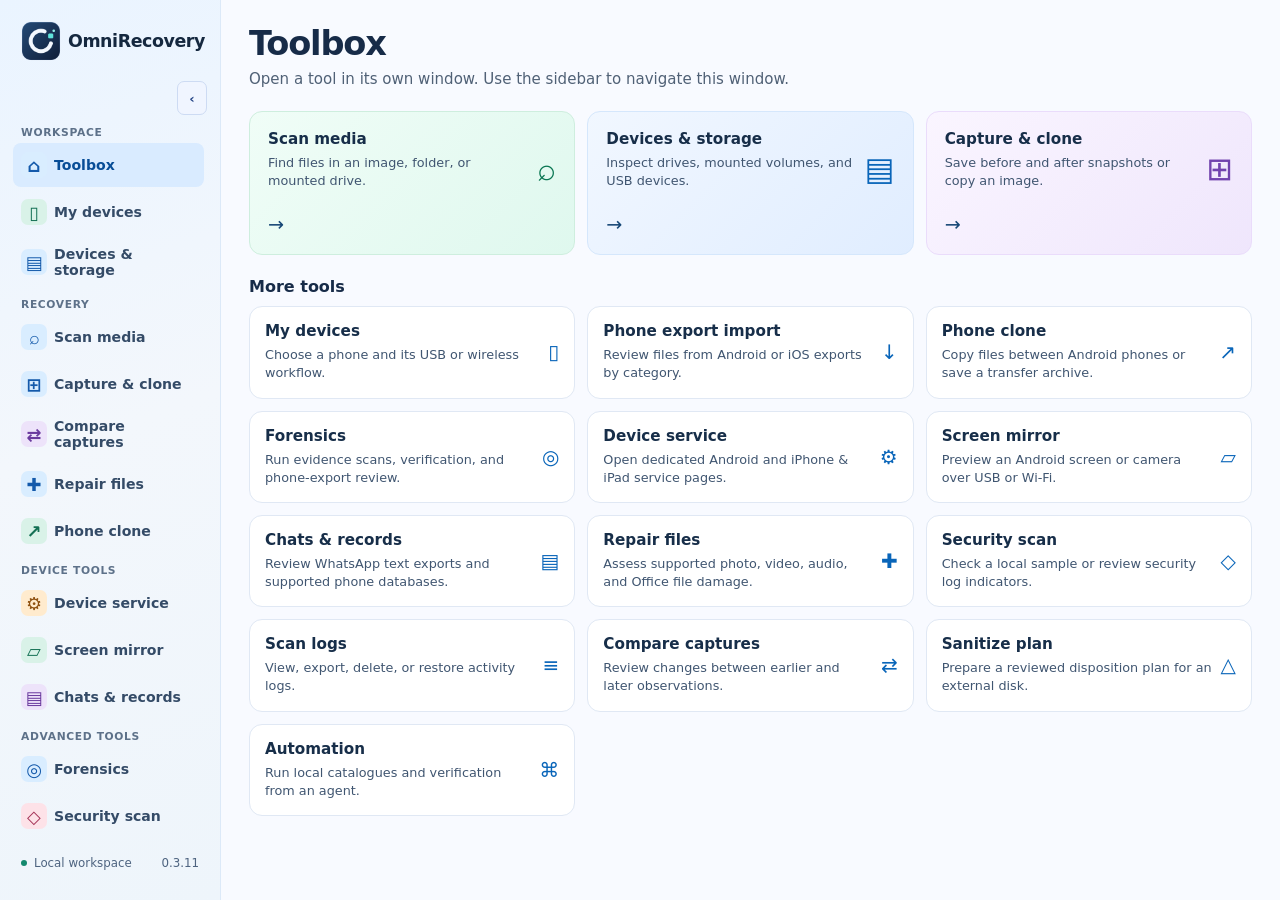
<file: desktop/frontend/index.html>
<!doctype html>
<html lang="en">
<head>
  <meta charset="utf-8">
  <meta name="viewport" content="width=device-width, initial-scale=1">
  <title>OmniRecovery</title>
  <link rel="stylesheet" href="style.css">
  <script src="app.js" defer></script>
  <script src="workspace.js" defer></script>
</head>
<body>
  <div class="workspace">
    <aside class="sidebar" id="workspace-sidebar">
      <div class="brand"><img src="icon.png" width="42" height="42" alt=""><span>OmniRecovery</span></div>
      <button data-action id="sidebar-toggle" class="sidebar-toggle" aria-controls="workspace-nav" aria-pressed="false" title="Collapse navigation">‹</button>
      <nav id="workspace-nav" aria-label="Workflows">
        <span class="nav-section-label">Workspace</span>
        <button class="nav-button active" data-view="toolbox" aria-current="page"><span class="nav-icon" aria-hidden="true">⌂</span><span class="nav-label">Toolbox</span></button>
        <button class="nav-button" data-view="my-devices"><span class="nav-icon" aria-hidden="true">▯</span><span class="nav-label">My devices</span></button>
        <div id="phone-sidebar" class="phone-sidebar"></div>
        <button class="nav-button" data-view="devices"><span class="nav-icon" aria-hidden="true">▤</span><span class="nav-label">Devices &amp; storage</span></button>
        <span class="nav-section-label">Recovery</span>
        <button class="nav-button" data-view="scan"><span class="nav-icon" aria-hidden="true">⌕</span><span class="nav-label">Scan media</span></button>
        <button class="nav-button" data-view="capture"><span class="nav-icon" aria-hidden="true">⊞</span><span class="nav-label">Capture &amp; clone</span></button>
        <button class="nav-button" data-view="compare"><span class="nav-icon" aria-hidden="true">⇄</span><span class="nav-label">Compare captures</span></button>
        <button class="nav-button" data-view="repair"><span class="nav-icon" aria-hidden="true">✚</span><span class="nav-label">Repair files</span></button>
        <button class="nav-button" data-view="transfer"><span class="nav-icon" aria-hidden="true">↗</span><span class="nav-label">Phone clone</span></button>
        <span class="nav-section-label">Device tools</span>
        <button class="nav-button" data-view="service"><span class="nav-icon" aria-hidden="true">⚙</span><span class="nav-label">Device service</span></button>
        <button class="nav-button" id="open-mirror-nav"><span class="nav-icon" aria-hidden="true">▱</span><span class="nav-label">Screen mirror</span></button>
        <button class="nav-button" data-view="records-review"><span class="nav-icon" aria-hidden="true">▤</span><span class="nav-label">Chats &amp; records</span></button>
        <span class="nav-section-label">Advanced tools</span>
        <button class="nav-button" data-view="forensics"><span class="nav-icon" aria-hidden="true">◎</span><span class="nav-label">Forensics</span></button>
        <button class="nav-button" data-view="security"><span class="nav-icon" aria-hidden="true">◇</span><span class="nav-label">Security scan</span></button>
        <button class="nav-button" data-view="logs"><span class="nav-icon" aria-hidden="true">≡</span><span class="nav-label">Scan logs</span></button>
        <button class="nav-button" data-view="sanitize"><span class="nav-icon" aria-hidden="true">△</span><span class="nav-label">Sanitize</span></button>
        <button class="nav-button" data-view="automation"><span class="nav-icon" aria-hidden="true">⌘</span><span class="nav-label">Automation</span></button>
        <button class="nav-button" data-view="settings"><span class="nav-icon" aria-hidden="true">⚙</span><span class="nav-label">Settings</span></button>
      </nav>
      <div class="sidebar-footer"><span class="offline-dot"></span>Local workspace <span class="version">0.3.11</span></div>
    </aside>

    <main>
      <section id="toolbox" class="view" aria-labelledby="toolbox-title">
        <header><h1 id="toolbox-title">Toolbox</h1><p>Open a tool in its own window. Use the sidebar to navigate this window.</p></header>
        <div class="tool-grid featured">
          <button class="tool-tile mint" data-jump="scan"><span class="tile-icon">⌕</span><strong>Scan media</strong><span>Find files in an image, folder, or mounted drive.</span><span class="tile-arrow">→</span></button>
          <button class="tool-tile sky" data-jump="devices"><span class="tile-icon">▤</span><strong>Devices &amp; storage</strong><span>Inspect drives, mounted volumes, and USB devices.</span><span class="tile-arrow">→</span></button>
          <button class="tool-tile lavender" data-jump="capture"><span class="tile-icon">⊞</span><strong>Capture &amp; clone</strong><span>Save before and after snapshots or copy an image.</span><span class="tile-arrow">→</span></button>
        </div>
        <h2 class="section-label">More tools</h2>
        <div class="tool-grid">
          <button class="tool-tile" data-jump="my-devices"><span class="tile-icon">▯</span><strong>My devices</strong><span>Choose a phone and its USB or wireless workflow.</span></button>
          <button class="tool-tile" data-jump="scan" data-scan-source="android_export"><span class="tile-icon">↓</span><strong>Phone export import</strong><span>Review files from Android or iOS exports by category.</span></button>
          <button class="tool-tile" data-jump="transfer"><span class="tile-icon">↗</span><strong>Phone clone</strong><span>Copy files between Android phones or save a transfer archive.</span></button>
          <button class="tool-tile" data-jump="forensics"><span class="tile-icon">◎</span><strong>Forensics</strong><span>Run evidence scans, verification, and phone-export review.</span></button>
          <button class="tool-tile" data-jump="service"><span class="tile-icon">⚙</span><strong>Device service</strong><span>Open dedicated Android and iPhone &amp; iPad service pages.</span></button>
          <button class="tool-tile" data-jump="mirror"><span class="tile-icon">▱</span><strong>Screen mirror</strong><span>Preview an Android screen or camera over USB or Wi-Fi.</span></button>
          <button class="tool-tile" data-jump="records-review"><span class="tile-icon">▤</span><strong>Chats &amp; records</strong><span>Review WhatsApp text exports and supported phone databases.</span></button>
          <button class="tool-tile" data-jump="repair"><span class="tile-icon">✚</span><strong>Repair files</strong><span>Assess supported photo, video, audio, and Office file damage.</span></button>
          <button class="tool-tile" data-jump="security"><span class="tile-icon">◇</span><strong>Security scan</strong><span>Check a local sample or review security log indicators.</span></button>
          <button class="tool-tile" data-jump="logs"><span class="tile-icon">≡</span><strong>Scan logs</strong><span>View, export, delete, or restore activity logs.</span></button>
          <button class="tool-tile" data-jump="compare"><span class="tile-icon">⇄</span><strong>Compare captures</strong><span>Review changes between earlier and later observations.</span></button>
          <button class="tool-tile" data-jump="sanitize"><span class="tile-icon">△</span><strong>Sanitize plan</strong><span>Prepare a reviewed disposition plan for an external disk.</span></button>
          <button class="tool-tile" data-jump="automation"><span class="tile-icon">⌘</span><strong>Automation</strong><span>Run local catalogues and verification from an agent.</span></button>
        </div>
      </section>

      <section id="my-devices" class="view" aria-labelledby="my-devices-title" hidden>
        <header class="section-top"><div><h1 id="my-devices-title">My devices</h1><p id="phone-count" aria-live="polite">Detect phones to get started.</p></div><div class="actions"><button data-action id="open-phone-window" hidden>Open separate workspace</button><button data-action id="choose-phone" hidden>Change device</button><button data-action id="refresh-phones">Refresh devices</button></div></header>
        <div class="phone-mode" id="phone-mode-switch" role="group" aria-label="Connection method">
          <button data-action id="phone-usb-mode" aria-pressed="true">USB</button>
          <button data-action id="phone-wireless-mode" aria-pressed="false">Wireless</button>
        </div>
        <div class="phone-card-list" id="phone-card-list"></div>
        <section class="card phone-connect" id="phone-usb-setup">
          <h2>Connect a phone by USB</h2>
          <div class="source-pair"><div><h3>Android</h3><p class="muted">Connect an unlocked phone with a USB data cable. You can leave USB mode set to File transfer. To browse files or mirror the screen, enable USB debugging in Developer options and approve this computer on the phone.</p><p class="muted" id="phone-windows-help" hidden>On Windows, extract Android SDK Platform-Tools beside OmniRecovery.exe so the platform-tools folder contains adb.exe. If Windows sees the phone and ADB cannot access it, check Device Manager for the manufacturer’s ADB driver.</p><p class="muted" id="phone-linux-help" hidden>Install Android Platform-Tools and your distribution’s Android USB udev rules if ADB reports a permissions error.</p></div><div><h3>iPhone or iPad</h3><p class="muted">Unlock the device, connect it with a data cable, then tap Trust when prompted.</p></div></div>
          <p class="muted" id="phone-usb-status" aria-live="polite"></p>
        </section>
        <section class="card phone-connect" id="phone-wireless-setup" hidden>
          <h2>Pair Android over Wi-Fi</h2>
          <p class="muted">Put both devices on the same Wi-Fi. On Android 11 or newer, open Developer options → Wireless debugging → Pair device with pairing code.</p>
          <div class="source-pair">
            <div><h3>Pair</h3><label>Pairing address and port<input id="wifi-pair-address" type="text" placeholder="192.168.1.25:37099" maxlength="25" autocomplete="off"></label>
              <label>Six-digit code<input id="wifi-pair-code" type="password" inputmode="numeric" maxlength="6" autocomplete="off"></label>
              <div class="actions"><button data-action id="wifi-pair">Pair device</button></div></div>
            <div><h3>Connect</h3><label>Connection address and port<input id="wifi-connect-address" type="text" placeholder="192.168.1.25:41673" maxlength="25" autocomplete="off"></label>
              <p class="muted">Use the address on the main Wireless debugging screen. Its port differs from the pairing port.</p>
              <div class="actions"><button class="primary" data-action id="wifi-connect">Connect device</button></div></div>
          </div>
          <p class="muted" id="phone-wireless-status" aria-live="polite"></p>
        </section>
        <section class="card phone-detail" id="phone-detail" hidden>
          <div class="phone-overview">
            <figure class="phone-device-illustration">
              <div class="phone-device-frame">
                <button data-action id="phone-drop-target" class="phone-drop-target" hidden><span aria-hidden="true">↑</span><strong>Choose files</strong><small hidden>Or drop files here</small></button>
              </div>
            </figure>
            <div class="phone-overview-info">
              <div class="section-top">
                <div><h2 id="phone-name"></h2><p class="muted" id="phone-state"></p></div>
                <div class="actions"><button data-action id="phone-open-details" hidden>Device details</button><button data-action id="phone-authorize">Connection setup</button></div>
              </div>
              <p class="muted" id="phone-live-spec-state" aria-live="polite"></p>
              <dl class="phone-overview-specs" id="phone-live-specs" hidden></dl>
              <div class="phone-overview-storage" id="phone-overview-storage" hidden>
                <label for="phone-storage-meter">Shared storage</label>
                <progress id="phone-storage-meter" max="100" value="0"></progress>
                <p class="muted" id="phone-storage-values"></p>
              </div>
            </div>
          </div>
          <div class="phone-quick-start">
            <h3>Quick start</h3>
            <div class="phone-category-grid" id="phone-quick-actions"></div>
          </div>
          <details class="phone-export-options"><summary>Review a saved export</summary><div class="phone-category-grid" id="phone-export-categories"></div></details>
        </section>
        <dialog id="phone-connect-dialog" class="connection-dialog" aria-labelledby="phone-connect-title">
          <h2 id="phone-connect-title">Authorize phone connection</h2>
          <p class="muted" id="phone-connect-device"></p>
          <ol id="phone-connect-steps"></ol>
          <p class="muted" id="phone-connect-note" aria-live="polite"></p>
          <form method="dialog" class="actions">
            <button>Close</button>
            <button type="button" data-action id="phone-connect-check" class="primary">Check connection</button>
          </form>
        </dialog>
        <dialog id="phone-companion-dialog" class="connection-dialog" aria-labelledby="phone-companion-title">
          <h2 id="phone-companion-title">Restore in the Android companion</h2>
          <ol><li>Open OmniRecovery on the receiving Android phone.</li><li>Choose the transferred .omnibackup file from Downloads.</li><li>Enter a passphrase if you encrypted the archive. Choose a destination folder and select Verify and restore files.</li></ol>
          <p>Install the Android companion APK from the matching OmniRecovery release. Use version 0.3.10 or newer for unencrypted transfers.</p>
          <form method="dialog" class="actions"><button>Close</button></form>
        </dialog>
      </section>

      <dialog id="phone-details-dialog" class="connection-dialog phone-details-dialog" aria-labelledby="phone-details-title">
        <div class="section-top"><div><h2 id="phone-details-title">Device details</h2><p class="muted" id="phone-details-device"></p></div><button data-action id="phone-refresh-specs">Refresh</button></div>
        <p class="muted" id="phone-details-status" aria-live="polite"></p>
        <dl id="phone-details-fields" class="phone-overview-specs"></dl>
        <form method="dialog" class="actions"><button>Close</button></form>
      </dialog>

      <section id="phone-files" class="view" aria-labelledby="phone-live-title" hidden>
        <header class="section-top"><div><h1 id="phone-live-title">Phone file manager</h1><p id="phone-files-device">Checking the assigned phone…</p></div><div class="actions"><button data-action id="phone-files-details" disabled>Device details</button><button data-action id="phone-files-refresh">Refresh files</button></div></header>
        <section class="card phone-browse-results" aria-label="Shared files">
          <div class="file-manager-controls"><div class="file-manager-categories" id="phone-files-categories" role="group" aria-label="File categories"></div><label>Find files<input id="phone-live-query" type="search" maxlength="256" placeholder="Search by name or path"></label></div>
          <div class="file-manager-location"><nav id="phone-files-location" aria-label="Shared folder path"></nav><p class="muted" id="phone-live-count" aria-live="polite"></p></div>
          <div class="table-wrap"><table><thead><tr><th>Name</th><th>Type</th><th>Export</th></tr></thead><tbody id="phone-live-rows"></tbody></table></div>
          <div class="actions"><button data-action id="phone-live-prev">Previous</button><button data-action id="phone-live-next">Next</button></div>
        </section>
      </section>

      <section id="devices" class="view storage-view" aria-labelledby="devices-title" hidden>
        <header class="section-top"><div><h1 id="devices-title">Devices &amp; storage</h1><p>Inspect connected drives, phones, and mounted volumes.</p></div><button data-action id="refresh-devices">Refresh inventory</button></header>
        <div class="storage-overview" id="device-metrics"></div>
        <p id="storage-inventory-note" class="muted" hidden></p>
        <div class="storage-workspace">
          <div class="storage-main">
            <section class="card storage-inventory">
              <div class="section-top"><h2>Storage inventory</h2></div>
              <div class="storage-filters" id="storage-filters" role="group" aria-label="Storage category">
                <button data-action data-storage-filter="all" aria-pressed="true">All</button>
                <button data-action data-storage-filter="internal" aria-pressed="false">Internal</button>
                <button data-action data-storage-filter="external" aria-pressed="false">External</button>
                <button data-action data-storage-filter="virtual" aria-pressed="false">Images &amp; virtual</button>
              </div>
              <div class="storage-disk-list" id="disk-list"></div>
            </section>
            <section class="card output-card">
              <div class="section-top"><h2>Connected phones</h2><button class="jump-button" data-jump="my-devices">Connection setup</button></div>
              <div class="storage-phone-list" id="storage-phone-list"></div>
            </section>
            <details class="card output-card"><summary><strong>USB peripherals</strong></summary><div id="usb-list" class="disk-list"></div></details>
          </div>
          <aside class="card storage-detail" aria-labelledby="storage-detail-title">
            <div class="storage-detail-heading"><span class="storage-icon" id="storage-detail-icon" aria-hidden="true">▤</span><div><h2 id="storage-detail-title">Selected device</h2><p class="muted" id="storage-detail-subtitle">Select a drive, volume, or phone.</p></div></div>
            <div class="storage-chart" id="storage-chart" hidden>
              <canvas id="capacity-ring" width="200" height="200" role="img"></canvas>
              <div class="storage-capacity-text"><strong id="capacity-total"></strong><span id="capacity-scope"></span></div>
              <div class="storage-chart-key"><span><i></i> <span id="capacity-used"></span></span><span><i></i> <span id="capacity-free"></span></span></div>
            </div>
            <dl class="storage-specs" id="storage-specs"></dl>
            <div id="storage-detail-actions" class="actions"></div>
          </aside>
        </div>
      </section>

      <section id="scan" class="view" aria-labelledby="scan-title" hidden>
        <header><h1 id="scan-title">Scan media</h1><p>Choose a source and the file types you want to inspect.</p></header>
        <section class="card source-switch"><label>Source<select id="scan-source"><option value="image">Disk image</option><option value="folder">Folder</option><option value="file">Single file</option><option value="volume">Active mounted volume</option><option value="android_export">Android export folder</option><option value="ios_export">iOS export folder</option></select></label></section>
        <div id="image-scan">
        <section class="card source-card" aria-label="Disk image source">
          <div class="section-top"><div><h2>Disk image source</h2><p id="image-name" class="selection">Choose a raw or Android sparse disk image.</p></div><div class="actions"><button data-action id="pick-image">Choose disk image</button><button data-action id="demo-image">Try demo</button></div></div>
          <div class="scan-options">
            <label>Storage type<select id="storage"><option value="auto">Unspecified</option><option value="memory-card">Memory card</option><option value="hdd">Hard disk</option><option value="ssd">SSD / NVMe</option><option value="ufs">UFS</option><option value="emmc">eMMC</option><option value="usb-flash">USB flash</option><option value="optical">Optical</option><option value="camera">Camera storage</option><option value="iot">IoT device storage</option><option value="virtual-disk">Virtual disk</option><option value="other">Other</option></select></label>
            <label>Media to scan<select id="scan-media"><option value="">All supported media</option><optgroup label="Photos"><option value="jpeg">JPEG photo</option><option value="png">PNG photo</option></optgroup><optgroup label="Video"><option value="mp4">MP4 video</option><option value="mov">MOV video</option></optgroup><optgroup label="Audio"><option value="wav">WAV audio (PCM)</option></optgroup></select></label>
            <details id="scan-range-settings"><summary>Scan a byte range</summary><div class="range"><label>Offset<input id="offset" inputmode="numeric" placeholder="0"></label><label>Length<input id="length" inputmode="numeric" placeholder="To end of image"></label></div></details>
            <button class="primary" data-action id="start-scan" disabled>Scan disk image</button>
          </div>
          <details class="card output-card" id="source-hex-panel"><summary>Inspect source bytes</summary><div class="filters"><label>Logical offset<input id="hex-offset" inputmode="numeric" placeholder="0"></label><label>Bytes<input id="hex-length" inputmode="numeric" placeholder="64"></label><button data-action id="read-hex">Read bytes</button></div><pre id="source-hex" hidden></pre></details>
        </section>
        <section id="scan-output" hidden aria-label="Scan findings">
          <div class="metrics" id="scan-metrics"></div>
          <p class="muted" id="scan-triage"></p>
          <div class="columns">
            <section class="card findings">
              <div class="section-top"><h2>Findings</h2><button data-action id="save-scan-report">Save report</button></div>
              <div class="filters"><label>Type<select id="type-filter"><option value="">All media</option><option value="jpeg">JPEG</option><option value="png">PNG</option><option value="mp4">MP4</option><option value="mov">MOV</option><option value="wav">WAV</option></select></label><label>Source origin<select id="origin-filter"><option value="">Any origin</option><option value="listed_partition">Listed partition</option><option value="backup_gpt_candidate">Backup GPT candidate</option><option value="image_unassigned">Unassigned image bytes</option></select></label><label>Sort<select id="sort-findings"><option value="offset">Source offset</option><option value="length">Size</option><option value="confidence">Confidence</option></select></label></div>
              <div class="table-wrap"><table><thead><tr><th>Media</th><th>Offset</th><th>Size</th><th>Confidence</th></tr></thead><tbody id="findings"></tbody></table></div>
              <p id="no-findings" class="muted" hidden>No findings match this filter.</p>
            </section>
            <section class="card preview" aria-label="Finding preview">
              <div class="section-top"><h2>Preview</h2><button class="primary" data-action id="save-finding" disabled hidden>Save recovered file</button></div>
              <div class="picture"><p id="preview-message">Select a finding to inspect it.</p><img id="finding-image" alt="Verified recovered media" hidden></div>
              <dl id="finding-detail"></dl>
              <details id="finding-hex-detail" hidden><summary>First 256 bytes</summary><pre id="finding-hex"></pre></details>
            </section>
          </div>
        </section>
        </div>
        <div id="catalogue-scan" hidden>
          <section class="card"><div class="section-top"><div><h2>Selected source</h2><p id="catalogue-source-name" class="selection">Choose a source.</p></div><button data-action id="pick-catalogue-source">Choose source</button></div>
            <p id="catalogue-source-note" class="muted">Review accessible files by their exported names and categories.</p>
            <fieldset class="category-picker"><legend>File types to scan</legend><div id="catalogue-categories" class="category-grid"></div></fieldset>
            <div class="section-top"><label>Filename search<input id="catalogue-query" type="search" maxlength="256" placeholder="Name or relative path"></label><button class="primary" data-action id="start-catalogue">Scan files</button></div>
          </section>
          <section class="card output-card" id="catalogue-output" hidden><div class="section-top"><h2>Files found</h2><button data-action id="save-catalogue-report">Save report</button></div><p id="catalogue-summary" class="muted"></p><div class="table-wrap"><table><thead><tr><th>File</th><th>Category</th><th>Size</th></tr></thead><tbody id="catalogue-rows"></tbody></table></div>
            <div id="catalogue-preview" class="card output-card" hidden><div class="section-top"><h2 id="catalogue-item-title">Selected file</h2><button class="primary" data-action id="recover-catalogue-item" hidden>Recover a copy</button></div><dl id="catalogue-item-detail"></dl><div class="picture" id="catalogue-picture" hidden><img id="catalogue-image" alt="Verified image preview"></div></div>
          </section>
        </div>
      </section>

      <section id="capture" class="view" aria-labelledby="capture-title" hidden>
        <header><h1 id="capture-title">Capture &amp; clone</h1><p>Collect a connected device, compare captures, or verify a saved backup.</p></header>
        <div class="storage-filters capture-tabs" role="group" aria-label="Capture workflow">
          <button data-action data-capture-tab="device" aria-pressed="true">Connected device</button>
          <button data-action data-capture-tab="snapshots" aria-pressed="false">Before &amp; after</button>
          <button data-action data-capture-tab="history" aria-pressed="false">Backup history</button>
        </div>
        <section class="card output-card capture-panel" id="capture-panel-device">
          <h2>Acquire from a connected device</h2>
          <p class="muted">Capture authorized Android shared files or device details, an iOS backup, or PTP camera files with a SHA-256 manifest.</p>
          <div class="field-row">
            <label>Transport<select id="acquisition-transport"><option value="android">Android (USB)</option><option value="android_wireless">Android (Wireless debugging)</option><option value="ios">iPhone or iPad</option><option value="camera">Camera (PTP)</option></select></label>
            <label id="acquisition-scope-label">Android files<select id="acquisition-scope"><option value="shared">Shared storage</option><option value="camera">Camera folder</option><option value="downloads">Downloads</option><option value="documents">Documents</option><option value="pictures">Pictures</option><option value="music">Music</option><option value="movies">Movies</option><option value="device_info">Device info only</option></select></label>
            <label>Connected device<select id="acquisition-device"><option value="">Refresh to detect devices</option></select></label>
          </div>
          <div class="actions">
            <button data-action id="refresh-acquisition">Detect devices</button>
            <button class="primary" data-action id="start-acquisition">Choose destination and capture</button>
          </div>
          <p class="muted" id="acquisition-status">Install the platform's ADB, libimobiledevice, or gPhoto2 helper. Unlock the phone and approve its USB prompt when requested.</p>
        </section>
        <section class="card output-card capture-panel" id="capture-panel-history" hidden>
          <div class="section-top"><h2>Backup history</h2><button data-action id="choose-history">Choose backup folder</button></div>
          <p class="muted" id="history-folder">Choose the parent folder where you saved your captures.</p>
          <div class="disk-list" id="history-list"></div>
        </section>
        <section class="card capture-panel" id="capture-panel-snapshots" hidden><div class="section-top"><label>Source type<select id="capture-source-kind"><option value="folder">Folder or phone export</option><option value="image">Existing disk image</option></select></label><button class="primary" data-action id="pick-capture-source">Choose source</button></div><p id="capture-source-name" class="selection">Choose a folder or phone export to begin.</p>
          <div class="source-pair"><div><h2>Before capture</h2><p class="muted" id="before-capture-state">No capture saved.</p><button class="primary" data-action id="capture-before">Capture before</button></div><div><h2>After capture</h2><p class="muted" id="after-capture-state">No capture saved.</p><button data-action id="capture-after">Capture after</button></div></div>
          <div class="actions device-actions"><button data-action id="compare-saved-captures">Compare saved captures</button><button data-action id="clone-image" hidden>Clone image file</button></div>
          <p class="muted">Snapshots save hashes and observations. On macOS, choose <strong>Existing disk image</strong> to clone an image file to a separate physical drive.</p>
        </section>
      </section>

      <section id="compare" class="view" aria-labelledby="compare-title" hidden>
        <header class="section-top"><div><h1 id="compare-title">Compare captures</h1><p>Review changes between two saved or independently acquired captures.</p></div><button class="jump-button" data-jump="capture">Take a capture</button></header>
        <section class="card">
          <h2>Compare independently acquired sources</h2>
          <label>Capture type<select id="capture-kind"><option value="image">Storage images</option><option value="folder">Logical export folders</option></select></label>
          <div class="source-pair"><div><h2>Before</h2><p id="before-name" class="selection">Choose the earlier capture.</p><button data-action id="pick-before">Choose earlier capture</button></div><div><h2>After</h2><p id="after-name" class="selection">Choose the later capture.</p><button data-action id="pick-after">Choose later capture</button></div></div>
          <button class="primary" data-action id="start-compare" disabled>Compare captures</button>
        </section>
        <section class="card output-card" id="compare-output" hidden><div class="section-top"><h2>Observations</h2><button data-action id="save-compare-report">Save report</button></div><p id="compare-summary" class="muted"></p><div class="table-wrap"><table><thead><tr><th>File or media</th><th>Observation</th></tr></thead><tbody id="compare-rows"></tbody></table></div></section>
      </section>

      <section id="repair" class="view" aria-labelledby="repair-title" hidden>
        <header><h1 id="repair-title">Repair damaged files</h1><p>Check a file for repairable damage and save a separate verified copy.</p></header>
        <section class="card"><div class="section-top"><div><h2>Damaged file</h2><p id="damaged-name" class="selection">Choose a JPEG, PNG, MP4, MOV, PCM WAV, DOCX, XLSX, or PPTX file.</p></div><button data-action id="pick-damaged">Choose file</button></div><label class="field">Original SHA-256 <span class="muted">Required for repairs other than the PNG end marker.</span><input id="original-hash" type="text" autocomplete="off" spellcheck="false" maxlength="64" placeholder="Hash of the file before it was damaged"></label><button class="primary" data-action id="start-repair" disabled>Assess repair</button></section>
        <section class="card output-card" id="repair-output" hidden><div class="section-top"><h2>Assessment</h2><div class="actions"><button data-action id="save-repair-report">Save report</button><button class="primary" data-action id="save-repaired" hidden>Save repaired file</button></div></div><dl id="repair-detail"></dl><div class="picture" id="repair-picture" hidden><img id="repair-image" alt="Verified repaired image"></div></section>
      </section>

      <section id="transfer" class="view" aria-labelledby="transfer-title" hidden>
        <header class="section-top">
          <div><h1 id="transfer-title">Phone clone</h1><p>Copy selected files to another Android phone or save a transfer archive.</p></div>
          <button data-action id="refresh-transfer-phones">Refresh USB phones</button>
        </header>
        <p class="muted" id="transfer-phone-status" aria-live="polite">Connect your phones by USB and approve USB debugging.</p>
        <div class="transfer-grid">
          <section class="card transfer-device transfer-source" aria-labelledby="transfer-source-heading">
            <h2 id="transfer-source-heading">Source</h2>
            <label>Copy from<select id="transfer-source"><option value="">Choose a source</option><option value="export">Local export folder</option><option value="files">Selected computer files</option></select></label>
            <div class="transfer-device-art" aria-hidden="true"><span class="transfer-phone-shape"></span></div>
            <p class="muted" id="transfer-source-state">Choose a connected Android phone or a local export folder.</p>
            <div id="transfer-files-source" hidden><p id="transfer-picked-summary" class="selection"></p><button data-action id="pick-transfer-files">Choose files</button></div>
            <div id="transfer-export-source" hidden>
              <p id="transfer-name" class="selection">Choose a local phone export folder.</p>
              <div class="actions"><button data-action id="pick-transfer">Choose folder</button><button data-action id="review-transfer-files">Review files</button></div>
            </div>
          </section>
          <section class="card transfer-contents" aria-labelledby="transfer-files-title">
            <div class="section-top"><h2 id="transfer-files-title">Files to copy</h2><button data-action id="flip-transfer">⇄ Flip</button></div>
            <fieldset id="transfer-folders" hidden>
              <legend>Android shared folders</legend>
              <label><input type="checkbox" value="camera"> Camera roll</label>
              <label><input type="checkbox" value="pictures"> Pictures</label>
              <label><input type="checkbox" value="videos"> Videos</label>
              <label><input type="checkbox" value="music"> Music</label>
              <label><input type="checkbox" value="documents"> Documents</label>
              <label><input type="checkbox" value="downloads"> Downloads</label>
            </fieldset>
            <p id="transfer-selection-note" class="muted">Choose a source to see its file options.</p>
          </section>
          <section class="card transfer-device transfer-target" aria-labelledby="transfer-target-heading">
            <h2 id="transfer-target-heading">Target</h2>
            <label>Copy to<select id="transfer-target"><option value="">Choose a destination</option><option value="computer">Save archive to this computer</option></select></label>
            <div class="transfer-device-art" aria-hidden="true"><span class="transfer-phone-shape"></span></div>
            <p class="muted" id="transfer-target-state">Choose a different Android phone or save the archive for later.</p>
          </section>
        </div>
        <section class="card output-card" id="transfer-selection" hidden>
          <div class="section-top"><div><h2>Export file selection</h2><p class="muted" id="transfer-selection-summary"></p></div><button data-action id="toggle-transfer-selection">Select all</button></div>
          <div class="table-wrap"><table><thead><tr><th>Copy</th><th>File</th><th>Category</th></tr></thead><tbody id="transfer-rows"></tbody></table></div>
        </section>
        <section class="card output-card transfer-submit">
          <h2>Transfer options</h2>
          <div class="passwords"><label>Archive passphrase (optional)<input id="password" type="password" autocomplete="off" maxlength="128" aria-describedby="transfer-password-help"></label><label>Repeat passphrase<input id="confirm-password" type="password" autocomplete="off" maxlength="128"></label></div>
          <p class="muted" id="transfer-password-help">Leave both fields blank to transfer without encryption. To encrypt the archive, enter matching passphrases of 12–128 printable ASCII characters.</p>
          <button class="primary" data-action id="start-transfer" disabled>Start transfer</button>
        </section>
        <section class="card output-card transfer-done" id="transfer-result-card" hidden aria-live="polite">
          <h2 id="transfer-result-title">Transfer result</h2>
          <p id="transfer-result"></p><p class="transfer-path" id="transfer-result-path"></p><p class="muted" id="transfer-result-next"></p>
        </section>
      </section>

      <section id="service" class="view" aria-labelledby="service-title" hidden>
        <header><h1 id="service-title">Device service</h1><p>Choose a platform for device diagnostics and recovery controls.</p></header>
        <div class="tool-grid service-choices">
          <button class="tool-tile mint" data-jump="service-android">
            <span class="tile-icon" aria-hidden="true">▯</span><strong>Android</strong><span>Read specifications, capture files, check fastboot, and open Screen mirror.</span><span class="tile-arrow" aria-hidden="true">→</span>
          </button>
          <button class="tool-tile sky" data-jump="service-ios">
            <span class="tile-icon" aria-hidden="true">◈</span><strong>iPhone &amp; iPad</strong><span>Find trusted USB devices, capture backups, and inspect Recovery or DFU mode.</span><span class="tile-arrow" aria-hidden="true">→</span>
          </button>
          <button class="tool-tile lavender" data-jump="service-firmware">
            <span class="tile-icon" aria-hidden="true">⇩</span><strong>Firmware preflight</strong><span>Verify a local firmware image against a vendor digest and save a review plan.</span><span class="tile-arrow" aria-hidden="true">→</span>
          </button>
        </div>
      </section>

      <section id="service-android" class="view" aria-labelledby="service-android-title" hidden>
        <header><button class="service-back" data-jump="service" data-action>← Device service</button><h1 id="service-android-title">Android service</h1><p>Check USB or Wireless debugging and inspect the selected phone.</p></header>
        <div class="service-workspace">
          <section class="card service-target-panel">
            <div class="storage-detail-heading"><span class="storage-icon" aria-hidden="true">▯</span><h2>Connected Android phones</h2></div>
            <div class="mirror-form">
              <label>Connection<select id="service-android-transport"><option value="android">USB debugging</option><option value="android_wireless">Paired Wi-Fi</option></select></label>
              <label>Selected phone<select id="service-android-device"><option value="">Choose an authorized phone</option></select></label>
            </div>
            <p class="muted" id="service-android-state" aria-live="polite">Refresh to detect phones.</p>
            <div class="actions">
              <button data-action id="refresh-service-android">Refresh phones</button>
              <button data-action id="service-read-specs">Read device specs</button>
              <button data-action id="service-capture">Capture files</button>
            </div>
            <dl class="storage-specs" id="service-specs"></dl>
          </section>
          <section class="card service-target-panel">
            <div class="storage-detail-heading"><span class="storage-icon" aria-hidden="true">↻</span><h2>Fastboot</h2></div>
            <p id="fastboot-state" class="muted" aria-live="polite">Connect a device already in fastboot mode to inspect it.</p>
            <button data-action id="detect-fastboot">Detect fastboot</button>
          </section>
        </div>
        <section class="card output-card"><div class="section-top"><div><h2>Screen mirror</h2><p class="muted">Choose a phone in the dedicated scrcpy preview window.</p></div><button data-action id="open-mirror-tool">Open Screen mirror</button></div></section>
      </section>

      <section id="service-ios" class="view" aria-labelledby="service-ios-title" hidden>
        <header><button class="service-back" data-jump="service" data-action>← Device service</button><h1 id="service-ios-title">iPhone &amp; iPad service</h1><p>Connect by USB. Unlock the device and approve the trust prompt for normal-mode operations.</p></header>
        <section class="card service-target-panel">
          <div class="storage-detail-heading"><span class="storage-icon" aria-hidden="true">◈</span><h2>Normal, Recovery &amp; DFU</h2></div>
          <div class="actions device-actions"><button data-action id="detect-normal-ios">Detect normal mode</button><button data-action id="detect-ios-recovery">Check Recovery / DFU</button></div>
          <p id="service-ios-state" class="muted" aria-live="polite">Select the detection option for the current boot mode.</p>
          <label>Selected device<select id="service-ios-device"><option value="">Detect a device to continue</option></select></label>
          <div class="actions"><button data-action id="service-capture-ios">Capture iOS backup</button><button data-action id="change-ios-recovery">Request recovery transition</button></div>
          <p class="muted">A Recovery Mode transition restarts the device. Save your capture first.</p>
        </section>
      </section>

      <section id="service-firmware" class="view" aria-labelledby="service-firmware-title" hidden>
        <header><button class="service-back" data-jump="service" data-action>← Device service</button><h1 id="service-firmware-title">Firmware preflight</h1><p>Verify an Android or Apple firmware file and prepare it for signed review.</p></header>
        <section class="card output-card service-preflight">
          <div class="section-top"><div><h2>Local firmware image</h2><p class="muted">Match a local firmware image to an independently obtained vendor SHA-256 and save an approval plan.</p></div><button data-action id="pick-firmware">Choose firmware image</button></div>
          <p class="muted" id="firmware-name">Choose a firmware image to begin.</p>
          <div class="mirror-form">
            <label>Case reference<input id="firmware-case" maxlength="80" placeholder="case-001"></label>
            <label>Device model<input id="firmware-model" maxlength="80" placeholder="Exact model identifier"></label>
            <label>Target identifier<input id="firmware-target" maxlength="80" placeholder="Device ID"></label>
          </div>
          <label>Vendor SHA-256<input id="firmware-hash" maxlength="64" placeholder="64 hexadecimal characters"></label>
          <div class="actions"><button class="primary" data-action id="save-firmware-plan">Verify image and save plan</button></div>
        </section>
      </section>

      <section id="mirror" class="view" aria-labelledby="mirror-title" hidden>
        <header><h1 id="mirror-title">Screen mirror</h1><p>Preview an authorized Android screen or camera in a separate scrcpy window.</p></header>
        <section class="card mirror-panel">
          <div class="section-top"><h2>Connected Android phone</h2><button data-action id="detect-mirror">Detect devices</button></div>
          <div class="mirror-form">
            <label>Connection<select id="mirror-transport"><option value="android">USB</option><option value="android_wireless">Paired Wi-Fi</option></select></label>
            <label>Phone<select id="mirror-device"><option value="">Detect a phone to continue</option></select></label>
            <label>Video<select id="mirror-video"><option value="screen">Screen</option><option value="front_camera">Front camera</option><option value="rear_camera">Rear camera</option></select></label>
            <label>Audio<select id="mirror-audio"><option value="off">Off</option><option value="device">Device audio</option><option value="microphone">Phone microphone</option></select></label>
            <label>Quality<select id="mirror-profile"><option value="low_bandwidth">Low bandwidth · 720 px</option><option value="balanced" selected>Balanced · 1280 px</option><option value="high_quality">High quality · 1920 px</option></select></label>
          </div>
          <p class="muted" id="mirror-state" aria-live="polite">Camera requires Android 12 or newer. Audio requires Android 11 or newer.</p>
          <div class="actions"><button class="primary" data-action id="start-mirror">Start live preview</button><button data-action id="stop-mirror">Stop preview</button></div>
        </section>
      </section>

      <section id="records-review" class="view" aria-labelledby="records-review-title" hidden>
        <header><h1 id="records-review-title">Chats &amp; records</h1><p>Read supported records from a saved phone export.</p></header>
        <section class="card">
          <div class="section-top"><label>Export type<select id="record-kind">
            <option value="whatsapp_export">WhatsApp text export</option>
            <option value="android_sms">Android SMS database</option>
            <option value="android_calls">Android call database</option>
            <option value="android_contact_names">Android contact names</option>
            <option value="ios_sms">iOS message database</option>
            <option value="ios_calls">iOS call database</option>
            <option value="ios_contact_names">iOS contact names</option>
            <option value="sqlite_schema">SQLite table inventory</option>
          </select></label><button data-action id="pick-record-file">Choose export file</button></div>
          <p class="muted" id="record-file-name">Choose a WhatsApp .txt export or a standalone SQLite database.</p>
          <div class="actions"><button class="primary" data-action id="read-records">Read records</button><button class="jump-button" data-jump="transfer">Package exported chat files</button></div>
        </section>
        <section class="card output-card" id="record-results" hidden>
          <h2>Records</h2><p class="muted" id="record-summary"></p>
          <div class="record-table-scroll"><table id="record-table"></table></div>
        </section>
      </section>

      <section id="forensics" class="view" aria-labelledby="forensics-title" hidden>
        <header class="section-top"><div><h1 id="forensics-title">Forensics</h1><p>Inspect and verify previously acquired evidence.</p></div><div class="actions"><button class="jump-button" data-jump="capture">Before &amp; After</button><button class="jump-button" data-jump="logs">Activity logs</button></div></header>
        <section class="card"><div class="section-top"><div><h2>Evidence source</h2><p class="selection" id="evidence-name">Choose an acquired disk image or regular file.</p></div><button class="primary" data-action id="pick-evidence">Choose evidence file</button></div><div class="passwords"><label>Case reference<input id="case-reference" maxlength="128" placeholder="Optional case or item identifier"></label><label>Expected SHA-256 for verification<input id="evidence-sha" maxlength="64" placeholder="Optional trusted digest"></label></div><div class="actions device-actions"><button data-action id="verify-evidence">Verify SHA-256</button><button data-action id="clone-evidence" hidden>Clone acquired image</button></div></section>
        <section class="card output-card"><h2>Scan acquired disk image</h2><div class="scan-options"><label>Media to scan<select id="evidence-media"><option value="">All supported media</option><option value="jpeg">JPEG photo</option><option value="png">PNG photo</option><option value="mp4">MP4 video</option><option value="mov">MOV video</option><option value="wav">WAV audio (PCM)</option></select></label><label>Byte offset<input id="evidence-offset" inputmode="numeric" placeholder="0"></label><label>Byte length<input id="evidence-length" inputmode="numeric" placeholder="To end of image"></label><button data-action class="primary" id="scan-evidence">Run forensic scan</button></div></section>
        <section class="card output-card" id="evidence-output" hidden><div class="section-top"><h2 id="evidence-report-title">Evidence report</h2><button data-action id="save-evidence-report">Export JSON report</button></div><dl id="evidence-detail"></dl><p class="muted">This standalone report is unsigned.</p></section>
        <section class="card output-card"><div class="section-top"><div><h2>Review phone exports</h2><p>Find exported SMS, calls, contacts, mail, WhatsApp, Messenger, and device information by filename.</p></div><div class="actions"><button class="jump-button" data-jump="scan" data-scan-source="android_export">Android export</button><button class="jump-button" data-jump="scan" data-scan-source="ios_export">iOS export</button></div></div></section>
        <section class="card output-card">
          <h2>Deleted entries · The Sleuth Kit</h2>
          <p class="muted">Select a raw image above. This uses the installed `fls` helper to list deleted filesystem entries.</p>
          <div class="scan-options"><label>Filesystem start sector<input id="tsk-offset" inputmode="numeric" value="0"></label><label>Sector size<select id="tsk-sector"><option value="512">512 bytes</option><option value="4096">4096 bytes</option></select></label><button data-action class="primary" id="run-tsk">List deleted entries</button></div>
          <div id="tsk-recovery" class="actions" hidden><label>Deleted file<select id="tsk-recovery-entry"></select></label><button data-action id="recover-tsk">Recover selected file</button></div>
          <p id="tsk-recovered-path" class="muted transfer-path" hidden></p>
        </section>
        <section class="card output-card">
          <h2>Disk image tools</h2>
          <p class="muted">Use installed TestDisk to list partitions or PhotoRec to search the selected raw image for file signatures.</p>
          <div class="actions"><button data-action id="run-testdisk">List partitions</button><button data-action id="run-photorec">Carve files</button></div>
        </section>
        <section class="card output-card">
          <h2>Mobile artifact analysis</h2>
          <p class="muted">Use a trusted ALEAPP or iLEAPP checkout with its Python dependencies installed. Reports are saved from a verified copy of the export.</p>
          <div class="passwords"><label>Analysis profile<select id="leapp-mode"><option value="android">Android filesystem · ALEAPP</option><option value="ios_filesystem">iOS filesystem · iLEAPP</option><option value="ios_backup">Unencrypted Finder or iTunes backup · iLEAPP</option></select></label><label>Trusted entrypoint SHA-256<input id="leapp-digest" maxlength="64" placeholder="64 hexadecimal characters"></label></div>
          <div class="forensic-sources">
            <div><button data-action id="pick-leapp-export">Choose export folder</button><p class="muted" id="leapp-export-name"></p></div>
            <div><button data-action id="pick-leapp-checkout">Choose parser checkout</button><p class="muted" id="leapp-checkout-name"></p></div>
            <div><button data-action id="pick-leapp-python">Choose Python executable</button><p class="muted" id="leapp-python-name"></p></div>
          </div>
          <div class="actions"><button data-action class="primary" id="run-leapp">Analyze artifacts</button></div>
        </section>
        <section class="card output-card">
          <h2>Import a FQLite report</h2>
          <p class="muted">Select a CASE JSON-LD report exported by FQLite.</p>
          <div class="actions"><button data-action id="pick-fqlite">Choose report</button><button data-action id="run-fqlite">Import report</button></div>
          <p class="muted" id="fqlite-name"></p>
        </section>
        <section class="card output-card" id="external-forensic-result" hidden>
          <h2 id="external-forensic-title"></h2><p class="muted transfer-path" id="external-forensic-location"></p>
          <pre id="external-forensic-preview" hidden aria-label="Forensic report preview"></pre>
        </section>
      </section>

      <section id="security" class="view" aria-labelledby="security-title" hidden>
        <header><h1 id="security-title">Security scan</h1><p>Submit a sample to the local ClamAV engine or review a text security log.</p></header>
        <section class="card"><div class="section-top"><div><h2>Local file</h2><p class="selection" id="security-name">Choose a sample or an exported text log.</p></div><button data-action id="pick-security">Choose file</button></div><div class="actions device-actions"><button data-action class="primary" id="scan-sample">Scan sample locally</button><button data-action id="scan-security-log">Check security log</button></div><p class="muted">The app keeps sample bytes on this computer. A public scanning service may share submitted samples.</p></section>
        <section class="card output-card" id="security-output" hidden><div class="section-top"><h2>Scan result</h2><button data-action id="save-security-report">Save report</button></div><dl id="security-detail"></dl><div class="table-wrap"><table id="security-indicators" hidden><thead><tr><th>Line</th><th>Indicator</th></tr></thead><tbody id="security-rows"></tbody></table></div></section>
      </section>

      <section id="logs" class="view" aria-labelledby="logs-title" hidden>
        <header><h1 id="logs-title">Scan logs</h1><p>Review timing, scope and outcomes for each scan or verification.</p></header>
        <section class="card"><div class="section-top"><label>Show<select id="log-view"><option value="active">Active logs</option><option value="trash">Deleted logs</option></select></label><button data-action id="refresh-logs">Refresh logs</button></div><div class="table-wrap"><table><thead><tr><th>Operation</th><th>Started</th><th>Outcome</th></tr></thead><tbody id="log-rows"></tbody></table></div><p id="logs-empty" class="muted" hidden>No logs in this view.</p></section>
        <section id="log-detail" class="card output-card" hidden><div class="section-top"><h2>Activity details</h2><div class="actions"><button data-action id="export-log">Save / export JSON</button><button data-action id="move-log">Delete log</button></div></div><pre id="log-json"></pre></section>
      </section>

      <section id="sanitize" class="view" aria-labelledby="sanitize-title" hidden>
        <header class="section-top"><div><h1 id="sanitize-title">Storage sanitization</h1><p>Identify a target and prepare an approval plan.</p></div><button data-action id="refresh-sanitize">Refresh devices</button></header>
        <div class="warning"><strong>Permanent data loss</strong><p>Executing sanitization can make data unrecoverable. The desktop tools here prepare plans. An authorized operator must confirm the exact target and method before execution.</p></div>
        <div class="service-workspace">
          <section class="card service-target-panel">
            <div class="storage-detail-heading"><span class="storage-icon" aria-hidden="true">▤</span><div><h2>External physical storage</h2><p class="muted" id="sanitize-disk-state">Checking attached storage…</p></div></div>
            <label>Eligible drive<select id="sanitize-disk"><option value="">Choose a drive</option></select></label>
            <label>Goal<select id="sanitize-goal"><option value="clear">Clear</option><option value="purge">Purge</option><option value="destroy">Destroy</option></select></label>
            <div class="actions"><button data-action class="primary" id="make-sanitize-plan">Prepare drive plan</button></div>
            <details><summary>Other detected storage</summary><div id="sanitize-exclusions" class="disk-list"></div></details>
          </section>
          <section class="card service-target-panel">
            <div class="storage-detail-heading"><span class="storage-icon" aria-hidden="true">▯</span><div><h2>Connected Android phone</h2><p class="muted" id="sanitize-phone-state">Checking authorized Android USB devices…</p></div></div>
            <label>Phone<select id="sanitize-phone"><option value="">Choose an authorized phone</option></select></label>
            <label>Case reference<input id="sanitize-phone-case" maxlength="80" placeholder="case-001"></label>
            <div class="actions"><button data-action id="save-phone-wipe-plan">Save phone wipe plan</button></div>
            <p class="muted">The phone plan binds the reported model and selected device identifier to the signed review workflow.</p>
          </section>
        </div>
        <section class="card output-card" id="sanitize-output" hidden><div class="section-top"><h2>Plan for review</h2><button data-action id="save-sanitize-report">Export plan</button></div><dl id="sanitize-detail"></dl></section>
      </section>

      <section id="automation" class="view" aria-labelledby="automation-title" hidden>
        <header><h1 id="automation-title">Automation</h1><p>Use local JSON commands from an AI agent or a script.</p></header>
        <section class="card"><h2>Custom search and verification</h2><pre>omnirecovery-cli catalog /path/to/export --query DCIM
omnirecovery-cli verify /path/to/capture.dd
omnirecovery-cli scan /path/to/capture.dd --storage memory-card</pre><p class="muted">On macOS, the CLI is inside the app at Contents/MacOS/omnirecovery-cli. On Windows, use the separate CLI executable. Give the agent an explicit local source. Search matches names and relative paths.</p></section>
        <section class="card output-card"><h2>Export destinations</h2><p class="muted">Choose a local folder, mounted NAS, or synced folder for reports and archives. Verified recovery and image cloning use a separate directly attached physical drive on macOS.</p></section>
      </section>

      <section id="settings" class="view" aria-labelledby="settings-title" hidden>
        <header class="section-top"><div><h1 id="settings-title">Settings</h1><p>Set defaults for this OmniRecovery workspace.</p></div><button data-action id="reset-settings">Restore defaults</button></header>
        <div class="service-workspace">
          <section class="card service-target-panel">
            <h2>Workspace</h2>
            <label class="setting-check"><input id="settings-windows" type="checkbox">Open Toolbox tools in separate windows</label>
            <label class="setting-check"><input id="settings-sidebar" type="checkbox">Use compact navigation</label>
            <label class="setting-check"><input id="settings-refresh" type="checkbox">Refresh connected USB phones automatically</label>
            <label>USB refresh interval<select id="settings-interval"><option value="5">5 seconds</option><option value="10">10 seconds</option><option value="20">20 seconds</option></select></label>
          </section>
          <section class="card service-target-panel">
            <h2>Capture and preview</h2>
            <label>Default Android capture scope<select id="settings-scope"><option value="shared">Shared storage</option><option value="camera">Camera folder</option><option value="documents">Documents</option><option value="device_info">Device info only</option></select></label>
            <label>USB mirror quality<select id="settings-usb-quality"><option value="low_bandwidth">Low bandwidth</option><option value="balanced">Balanced</option><option value="high_quality">High quality</option></select></label>
            <label>Wi-Fi mirror quality<select id="settings-wifi-quality"><option value="low_bandwidth">Low bandwidth</option><option value="balanced">Balanced</option><option value="high_quality">High quality</option></select></label>
          </section>
        </div>
      </section>

      <div id="status" class="status" role="status" aria-live="polite" hidden><span id="spinner" class="spinner" hidden></span><span id="status-text"></span></div>
    </main>
  </div>
</body>
</html>
</file>
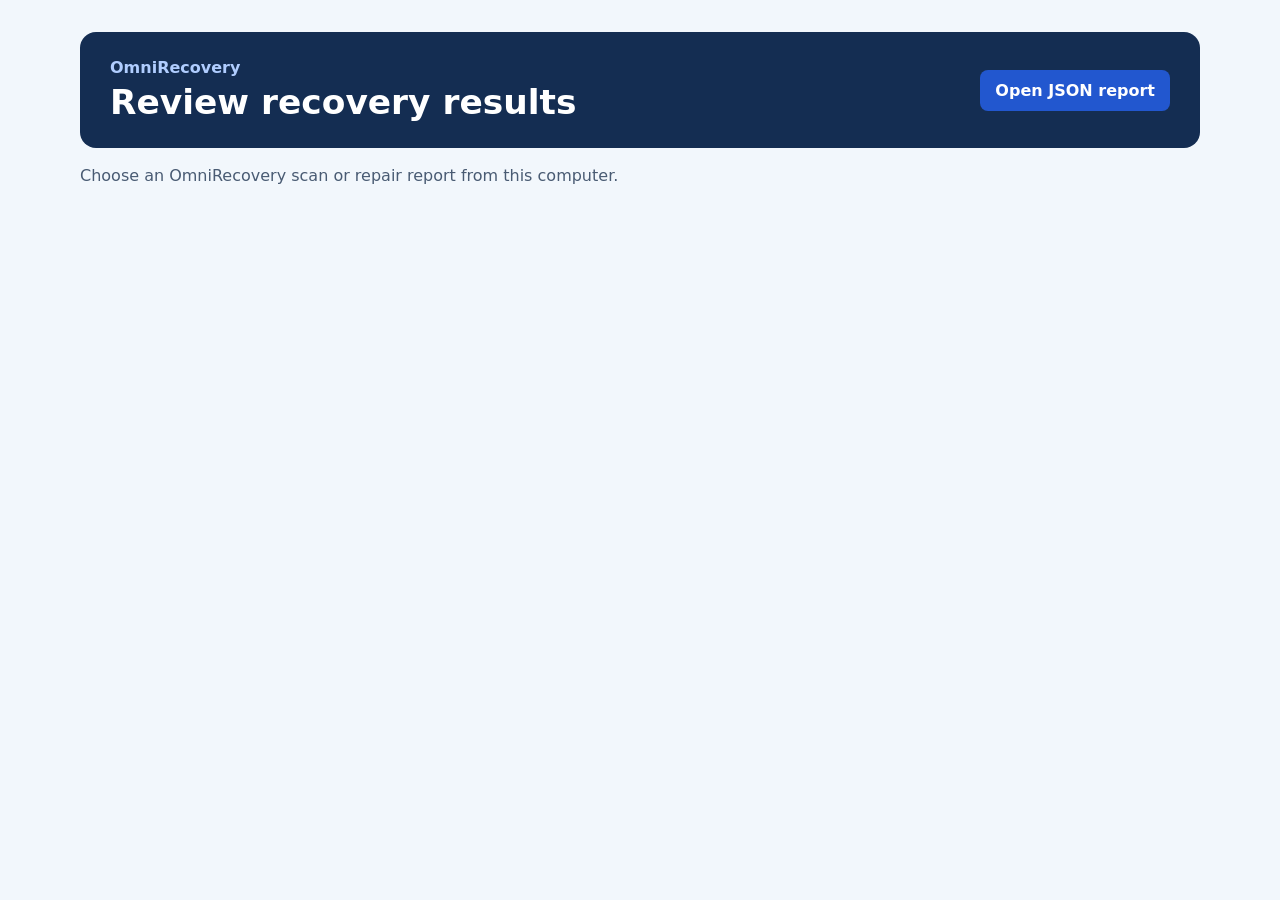
<file: ui/review.html>
<!doctype html>
<html lang="en">
<head>
  <meta charset="utf-8">
  <meta name="viewport" content="width=device-width, initial-scale=1">
  <meta http-equiv="Content-Security-Policy" content="default-src 'none'; script-src 'unsafe-inline'; style-src 'unsafe-inline'; form-action 'none'; base-uri 'none'">
  <title>OmniRecovery · Report review</title>
  <style>
    :root { color-scheme: light; font-family: Roboto, 'Segoe UI', system-ui, sans-serif; color: #142d52; background: #f2f7fc; }
    * { box-sizing: border-box; }
    body { margin: 0; }
    main { width: min(1120px, calc(100% - 40px)); margin: 32px auto 64px; }
    header { background: #142d52; color: white; padding: 26px 30px; border-radius: 16px; display: flex; justify-content: space-between; gap: 20px; align-items: center; flex-wrap: wrap; }
    h1, h2, p, dl { margin: 0; }
    h1 { font-size: clamp(1.6rem, 4vw, 2.15rem); margin-top: 5px; }
    h2 { font-size: 1.05rem; }
    .brand { color: #b0cdff; font-weight: 700; }
    .card { background: white; border: 1px solid #d9e4f3; border-radius: 14px; padding: 20px; min-width: 0; }
    .status { margin: 16px 0; color: #495b73; line-height: 1.5; }
    .button { display: inline-block; background: #2257cf; color: white; border: 1px solid transparent; border-radius: 8px; padding: 10px 14px; cursor: pointer; font-weight: 650; }
    .picker { position: absolute; width: 1px; height: 1px; opacity: 0; }
    .picker:focus-visible + .button, :focus-visible { outline: 3px solid #6e9cff; outline-offset: 3px; }
    .stats { display: grid; grid-template-columns: repeat(4, 1fr); gap: 10px; margin: 0 0 12px; }
    dt { font-size: .83rem; color: #495b73; }
    dd { margin: 4px 0 0; font-weight: 650; overflow-wrap: anywhere; }
    .columns { display: grid; grid-template-columns: minmax(0, 2fr) minmax(245px, 1fr); gap: 12px; }
    .filters { display: flex; flex-wrap: wrap; gap: 10px; margin: 12px 0; }
    select, input:not([type=file]) { padding: 7px; background: #f7faff; color: #142d52; border: 1px solid #b3c4db; border-radius: 6px; font: inherit; }
    .rows { overflow: auto; max-height: 32rem; }
    table { width: 100%; border-collapse: collapse; font-size: .92rem; }
    th, td { text-align: left; border-bottom: 1px solid #e5edf7; padding: 8px; white-space: nowrap; }
    th { position: sticky; top: 0; background: white; }
    td button { color: #1646ad; padding: 5px 6px; background: transparent; border: 0; cursor: pointer; font: inherit; text-decoration: underline; }
    aside dl { display: grid; gap: 13px; margin-top: 14px; }
    [hidden] { display: none !important; }
    @media (max-width: 740px) { .columns { grid-template-columns: 1fr; } .stats { grid-template-columns: repeat(2, 1fr); } }
  </style>
</head>
<body>
  <main>
    <header>
      <div><div class="brand">OmniRecovery</div><h1>Review recovery results</h1></div>
      <div><input class="picker" id="report-file" type="file" accept="application/json,.json"><label class="button" for="report-file">Open JSON report</label></div>
    </header>
    <p class="status" id="status" role="status">Choose an OmniRecovery scan or repair report from this computer.</p>
    <section id="review" hidden aria-label="Scan results">
      <dl class="stats" id="stats"></dl>
      <div class="columns">
        <div class="card">
          <h2>Findings</h2>
          <div class="filters">
            <label>Type <select id="type"><option value="">All</option><option value="jpeg">JPEG</option><option value="png">PNG</option><option value="mp4">MP4</option><option value="mov">MOV</option><option value="wav">WAV</option></select></label>
            <label>Sort <select id="sort"><option value="offset">Offset</option><option value="length">Size</option><option value="confidence">Confidence</option></select></label>
          </div>
          <div class="rows"><table><thead><tr><th scope="col">Media</th><th scope="col">Offset</th><th scope="col">Bytes</th><th scope="col">Confidence</th></tr></thead><tbody id="findings"></tbody></table></div>
          <p class="status" id="empty" hidden>No findings match the selected type.</p>
        </div>
        <aside class="card"><h2>Finding details</h2><dl id="detail"></dl></aside>
      </div>
    </section>
    <section class="card" id="repair" hidden><h2>Repair assessment</h2><dl id="repair-detail" class="stats" style="margin-top:14px"></dl></section>
  </main>
  <script>
    'use strict';
    const byId = id => document.getElementById(id);
    const number = value => Number.isSafeInteger(value) && value >= 0 ? value.toLocaleString() : 'Unavailable';
    const readable = value => typeof value === 'string' ? value.replaceAll('_', ' ') : 'Unavailable';
    const text = (tag, value) => { const element = document.createElement(tag); element.textContent = value; return element; };
    function describe(target, values) {
      byId(target).replaceChildren(...values.map(([label, value]) => {
        const group = document.createElement('div');
        group.append(text('dt', label), text('dd', value));
        if (target === 'stats') group.className = 'card';
        return group;
      }));
    }
    function showFinding(item) {
      describe('detail', item ? [
        ['Media type', item.media_type.toUpperCase()], ['Byte offset', number(item.offset)],
        ...(item.width ? [['Dimensions', number(item.width) + ' × ' + number(item.height)]] : []),
        ['Validation', readable(item.reason)], ['SHA-256', typeof item.sha256 === 'string' ? item.sha256 : 'Unavailable']
      ] : [['Selection', 'No finding selected']]);
    }
    let results = [];
    let load = 0;
    function renderRows() {
      const type = byId('type').value;
      const key = byId('sort').value;
      const items = results.filter(item => !type || item.media_type === type).sort((a, b) => key === 'offset' ? a.offset - b.offset : b[key] - a[key]);
      const rows = items.map(item => {
        const row = document.createElement('tr');
        const first = document.createElement('td');
        const button = text('button', item.media_type.toUpperCase());
        button.type = 'button';
        button.setAttribute('aria-label', `${button.textContent} at byte ${item.offset}`);
        button.addEventListener('click', () => showFinding(item));
        first.append(button);
        row.append(first, text('td', number(item.offset)), text('td', number(item.length)), text('td', number(item.confidence)));
        return row;
      });
      byId('findings').replaceChildren(...rows);
      byId('empty').hidden = items.length > 0;
      showFinding(items[0]);
    }
    byId('type').addEventListener('change', renderRows);
    byId('sort').addEventListener('change', renderRows);
    byId('report-file').addEventListener('change', async event => {
      const file = event.target.files[0];
      if (!file) return;
      const ticket = ++load;
      byId('review').hidden = byId('repair').hidden = true;
      byId('status').textContent = 'Reading report…';
      try {
        if (file.size > 32 * 1024 * 1024) throw new Error('Report exceeds 32 MiB.');
        const report = JSON.parse(await file.text());
        if (ticket !== load) return;
        if (!report || report.schema_version !== 1 || typeof report.source_sha256 !== 'string') throw new Error('Unsupported report.');
        if (Array.isArray(report.findings)) {
          if (report.findings.length > 4096 || !report.findings.every(item => item && ['jpeg', 'png', 'mp4', 'mov', 'wav'].includes(item.media_type) && ['offset', 'length', 'confidence'].every(key => Number.isSafeInteger(item[key]) && item[key] >= 0))) throw new Error('Invalid findings.');
          results = report.findings;
          describe('stats', [['Validated findings', number(results.length)], ['Rejected candidates', number(report.rejected?.length)], ['Bytes scanned', number(report.observed_bytes_scanned)], ['Storage profile', readable(report.storage_profile)]]);
          byId('review').hidden = false;
          byId('status').textContent = report.observed_ranges_fully_scanned ? 'The selected observed ranges were scanned.' : 'The scan stopped before completing the selected ranges.';
          renderRows();
        } else if (['already_valid', 'repair_available', 'unresolved'].includes(report.status)) {
          describe('repair-detail', [['Status', readable(report.status)], ['Reason', readable(report.reason)], ['Verification', readable(report.result?.verification)], ['Method', readable(report.result?.change?.algorithm)]]);
          byId('repair').hidden = false;
          byId('status').textContent = 'Repair report loaded. The report contains assessment and provenance.';
        } else {
          throw new Error('Unsupported report.');
        }
      } catch (error) {
        if (ticket === load) byId('status').textContent = 'Could not read this scan or repair report.';
      } finally {
        if (ticket === load) event.target.value = '';
      }
    });
  </script>
</body>
</html>
</file>
<file: desktop/frontend/style.css>
:root {
  font-family: Inter,system-ui,-apple-system,sans-serif;
  color: #172b48;
  background: #edf3fa;
  color-scheme: light;
  --navy: #142d52;
  --blue: #2257cf;
  --muted: #4f6178;
  --border: #d8e4f1;
  --surface: #fff;
}
* {
  box-sizing: border-box;
}
body {
  margin: 0;
}
button,input,select {
  font: inherit;
}
button {
  cursor: pointer;
}
button:disabled {
  cursor: default;
  opacity: .48;
}
button:focus-visible,input:focus-visible,select:focus-visible,summary:focus-visible {
  outline: 3px solid #789ff2;
  outline-offset: 3px;
}
[hidden] {
  display: none!important;
}
h1,h2,p,dl {
  margin: 0;
}
h1 {
  font-size: clamp(1.6rem,3vw,2.1rem);
  font-weight: 720;
  letter-spacing: -.035em;
}
h2 {
  font-size: 1rem;
  font-weight: 690;
}
p {
  line-height: 1.55;
}
header {
  margin-bottom: 20px;
}
header p {
  color: var(--muted);
  margin-top: 5px;
  font-size: .94rem;
}
.workspace {
  display: grid;
  grid-template-columns: 221px minmax(0,1fr);
  min-height: 100vh;
}
.sidebar {
  position: sticky;
  top: 0;
  height: 100vh;
  display: flex;
  flex-direction: column;
  background: var(--navy);
  color: #fff;
  padding: 20px 13px;
}
.brand {
  display: flex;
  align-items: center;
  gap: 6px;
  font-size: 1.09rem;
  font-weight: 750;
  letter-spacing: -.025em;
  padding: 0 7px;
  margin-bottom: 24px;
}
.brand img {
  flex: none;
}
.sidebar nav {
  display: grid;
  gap: 7px;
}
.nav-button {
  display: flex;
  align-items: center;
  gap: 10px;
  width: 100%;
  background: transparent;
  color: #dbe8fb;
  border: 0;
  text-align: left;
  font-size: .88rem;
  font-weight: 600;
  padding: 11px 9px;
  border-radius: 8px;
}
.nav-button:hover {
  background: #1e426e;
}
.nav-button.active {
  color: white;
  background: #24549b;
}
.nav-icon {
  display: inline-grid;
  place-items: center;
  min-width: 22px;
  font-size: 1.12rem;
  font-weight: 550;
}
.sidebar-footer {
  margin-top: auto;
  color: #c2d5f2;
  font-size: .74rem;
  display: flex;
  align-items: center;
  gap: 7px;
  padding: 10px 8px;
}
.offline-dot {
  width: 6px;
  height: 6px;
  background: #65c6b3;
  border-radius: 50%;
  display: inline-block;
}
.version {
  margin-left: auto;
}
.view {
  max-width: 1180px;
  margin: auto;
}
main {
  min-width: 0;
  padding: 28px 28px 80px;
}
.card {
  padding: 18px;
  background: var(--surface);
  border: 1px solid var(--border);
  border-radius: 13px;
  min-width: 0;
}
.section-top {
  display: flex;
  align-items: center;
  justify-content: space-between;
  gap: 12px;
}
.section-top>div:first-child {
  min-width: 0;
}
.selection {
  color: var(--muted);
  margin-top: 4px;
  overflow-wrap: anywhere;
  font-size: .87rem;
}
.actions {
  display: flex;
  gap: 7px;
  flex-wrap: wrap;
  justify-content: flex-end;
}
button[data-action] {
  min-height: 34px;
  padding: 7px 11px;
  background: #f0f5ff;
  color: #204184;
  border: 1px solid #cddbf3;
  border-radius: 7px;
  font-size: .82rem;
  font-weight: 650;
  white-space: nowrap;
}
button[data-action]:hover:not(:disabled) {
  background: #e5eeff;
}
button.primary[data-action] {
  background: var(--blue);
  border-color: var(--blue);
  color: white;
}
button.primary[data-action]:hover:not(:disabled) {
  background: #1947b7;
}
.scan-options {
  display: flex;
  align-items: flex-end;
  gap: 15px;
  flex-wrap: wrap;
  margin-top: 14px;
}
.scan-options>.primary {
  margin-left: auto;
}
label {
  display: grid;
  gap: 4px;
  font-size: .8rem;
  font-weight: 650;
}
input,select {
  background: #fafcff;
  border: 1px solid #b9c9de;
  border-radius: 7px;
  color: #172b48;
  min-height: 34px;
  padding: 6px 9px;
  min-width: 0;
  font-size: .85rem;
}
details {
  font-size: .82rem;
  color: #39516f;
}
summary {
  cursor: pointer;
  font-weight: 650;
  padding: 7px 0;
}
.range {
  display: flex;
  gap: 8px;
}
.range input {
  max-width: 115px;
}
.metrics {
  display: grid;
  grid-template-columns: repeat(3,minmax(0,1fr));
  gap: 10px;
  margin: 13px 0;
}
.metric {
  background: white;
  border: 1px solid var(--border);
  border-radius: 10px;
  padding: 10px 14px;
}
.metric span {
  font-size: .75rem;
  color: var(--muted);
}
.metric strong {
  display: block;
  font-size: 1.05rem;
  margin-top: 2px;
}
.columns {
  display: grid;
  grid-template-columns: minmax(0,1.33fr) minmax(240px,1fr);
  gap: 11px;
  align-items: start;
}
.filters {
  display: flex;
  gap: 9px;
  flex-wrap: wrap;
  margin: 10px 0;
}
.table-wrap {
  overflow: auto;
  max-height: 320px;
}
table {
  width: 100%;
  border-collapse: collapse;
  font-size: .79rem;
}
th,td {
  text-align: left;
  border-bottom: 1px solid #e2ebf6;
  padding: 7px;
  white-space: nowrap;
}
th {
  position: sticky;
  top: 0;
  background: #f6f9fd;
  color: #425777;
}
td button[data-action] {
  min-height: 24px;
  background: transparent;
  color: #174ab6;
  padding: 3px 4px;
  border: 0;
  text-decoration: underline;
}
.picture {
  margin-top: 11px;
  display: grid;
  place-items: center;
  background: #f0f5fb;
  border: 1px solid var(--border);
  border-radius: 9px;
  min-height: 108px;
  padding: 9px;
  text-align: center;
  color: var(--muted);
  font-size: .82rem;
}
.picture img {
  display: block;
  max-width: 100%;
  max-height: 200px;
  object-fit: contain;
}
.preview dl,.output-card dl {
  display: grid;
  grid-template-columns: 1fr 1fr;
  gap: 8px;
  margin-top: 11px;
}
.detail {
  min-width: 0;
}
.detail dt {
  color: var(--muted);
  font-size: .73rem;
}
.detail dd {
  margin: 3px 0 0;
  font-size: .82rem;
  overflow-wrap: anywhere;
}
.wide {
  grid-column: 1/-1;
}
pre {
  padding: 8px;
  overflow: auto;
  background: #f2f6fc;
  border-radius: 6px;
  font-size: .71rem;
}
.muted {
  color: var(--muted);
  font-size: .85rem;
}
.source-pair,.passwords {
  display: grid;
  grid-template-columns: 1fr 1fr;
  gap: 12px;
  margin: 14px 0;
}
.source-pair>div {
  background: #f6f9fd;
  padding: 13px;
  border: 1px solid var(--border);
  border-radius: 8px;
  min-width: 0;
}
.source-pair button,.field,.field+button,.passwords~button {
  margin-top: 10px;
}
.output-card {
  margin-top: 13px;
}
.output-card p {
  margin: 7px 0;
}
.status {
  position: fixed;
  bottom: 15px;
  left: calc(221px + 28px);
  right: 28px;
  display: flex;
  align-items: center;
  gap: 9px;
  background: #e3edff;
  color: #153c85;
  border: 1px solid #b9cdf2;
  border-radius: 9px;
  box-shadow: 0 4px 20px #142d521a;
  padding: 10px 13px;
  font-size: .83rem;
  z-index: 1;
}
.status.error {
  background: #fff1ed;
  color: #8b2518;
  border-color: #f1c1b9;
}
.spinner {
  flex: none;
  width: 13px;
  height: 13px;
  border: 2px solid #9bb8ea;
  border-top-color: var(--blue);
  border-radius: 50%;
  animation: spin .8s linear infinite;
}
@keyframes spin {
  to {
    transform: rotate(360deg);
  }
}
@media(max-width:880px) {
  .workspace {
    grid-template-columns: 180px minmax(0,1fr);
  }
  main {
    padding: 20px 18px 70px;
  }
  .sidebar {
    padding-left: 8px;
    padding-right: 8px;
  }
  .status {
    left: 198px;
    right: 18px;
  }
  .columns {
    grid-template-columns: 1fr;
  }
}

/* The Toolbox uses a light surface and soft color to distinguish its workflows. */
:root {
  background: #f8faff;
  --navy: #15283f;
  --blue: #086fdb;
  --muted: #506176;
  --border: #dee7f2;
}
.sidebar {
  background: linear-gradient(160deg, #eaf4ff, #f3f7fc 48%, #eef5fb);
  color: var(--navy);
  border-right: 1px solid #dce9f8;
  overflow-y: auto;
}
.brand { margin-bottom: 19px; }
.sidebar nav { gap: 3px; }
.nav-button { color: #344b67; padding: 9px 8px; }
.nav-button:hover { background: #e1eefb; }
.nav-button.active { color: #084d97; background: #d9ebff; }
.sidebar-footer { color: #4e6480; padding-top: 18px; }
.offline-dot { background: #13896e; }
main { padding-top: 24px; }
.section-top { flex-wrap: wrap; }
.section-top > label { flex: 0 1 310px; }
.tool-grid { display: grid; grid-template-columns: repeat(3, minmax(0, 1fr)); gap: 12px; }
.tool-tile {
  display: grid;
  grid-template-columns: 1fr auto;
  grid-template-rows: auto 1fr;
  gap: 6px 8px;
  min-width: 0;
  padding: 15px;
  border: 1px solid #e0e8f4;
  background: #fff;
  color: #172e49;
  text-align: left;
  border-radius: 13px;
}
.tool-tile:hover { border-color: #88baf0; box-shadow: 0 4px 12px #146bc015; }
.tool-tile strong { grid-column: 1; grid-row: 1; font-size: .95rem; }
.tool-tile > span:not(.tile-icon):not(.tile-arrow) { grid-column: 1; grid-row: 2; font-size: .80rem; line-height: 1.42; color: #405671; }
.tile-icon { grid-column: 2; grid-row: 1 / 3; font-size: 1.25rem; color: #0965b9; align-self: center; }
.featured .tool-tile { min-height: 144px; padding: 18px; }
.featured .tile-icon { font-size: 2rem; }
.tile-arrow { grid-column: 1; color: #164776; font-size: 1.2rem; }
.mint { background: linear-gradient(135deg, #f0fdf7, #dff8ee); border-color: #ceeede; }
.sky { background: linear-gradient(135deg, #f1f7ff, #e0edff); border-color: #d5e7fc; }
.lavender { background: linear-gradient(135deg, #faf5ff, #efe6fc); border-color: #eadcfb; }
.mint .tile-icon { color: #097652; }
.lavender .tile-icon { color: #7143ae; }
.section-label { margin: 22px 0 10px; }
.source-switch { margin-bottom: 11px; }
.source-switch label { max-width: 340px; }
.category-picker { padding: 10px 0; margin: 10px 0; border: 0; }
.category-picker legend { font-size: .85rem; font-weight: 680; }
.category-grid { display: grid; grid-template-columns: repeat(3, minmax(0, 1fr)); gap: 7px; }
.category-option { display: flex; align-items: center; gap: 7px; min-width: 0; padding: 5px 8px; border: 1px solid var(--border); border-radius: 7px; background: #f8fbff; }
input[type=checkbox] { min-height: auto; width: 15px; height: 15px; flex: none; accent-color: #086fdb; }
.device-actions { justify-content: flex-start; margin: 10px 0; }
.jump-button, .device-actions button:not([data-action]) { border: 1px solid #c9ddf4; background: #eef6ff; border-radius: 7px; color: #145596; font-size: .84rem; padding: 8px 10px; }
.disk-list { display: grid; gap: 7px; margin: 7px 0; }
.disk-card { border: 1px solid var(--border); background: #f9fbff; border-radius: 8px; padding: 2px 10px; }
.disk-heading > span { margin-left: 8px; }
.volume-row, .device-row { display: flex; gap: 10px; padding: 8px; align-items: center; justify-content: space-between; border-top: 1px solid #e1ecf7; }
.volume-label { display: grid; gap: 3px; min-width: 0; overflow-wrap: anywhere; }
.volume-label progress { width: min(250px, 100%); height: 8px; accent-color: #1686dc; }
.warning { border: 1px solid #f0baaa; background: #fff1ec; color: #7e2d21; padding: 13px 15px; border-radius: 9px; margin-bottom: 12px; }
.warning p { margin-top: 4px; }
#catalogue-item-title { overflow-wrap: anywhere; }
#catalogue-rows td:first-child, #transfer-rows td:nth-child(2) { max-width: 420px; white-space: normal; overflow-wrap: anywhere; }
#catalogue-rows button { text-align: left; white-space: normal; }
#log-json { white-space: pre-wrap; overflow-wrap: anywhere; }
@media (max-width: 950px) {
  .tool-grid, .category-grid { grid-template-columns: repeat(2, minmax(0, 1fr)); }
}
@media (max-width: 720px) {
  .tool-grid, .source-pair, .passwords { grid-template-columns: 1fr; }
}

.phone-sidebar { display: grid; gap: 2px; margin: 0 0 3px 24px; }
.phone-sidebar:empty { display: none; }
.phone-sidebar button { padding: 5px 8px; color: #395471; background: none; text-align: left; border: 0; border-radius: 7px; overflow-wrap: anywhere; }
.phone-sidebar button:hover, .phone-sidebar button[aria-current] { color: #084d97; background: #d9ebff; }
.phone-mode { display: flex; width: min(100%, 330px); gap: 3px; padding: 4px; margin: 0 auto 20px; border-radius: 30px; background: #e8edf5; }
.phone-mode button { flex: 1; border: 1px solid transparent; border-radius: 28px; background: transparent; color: #52647c; }
.phone-mode button[aria-pressed="true"] { background: white; color: #085ec3; border-color: #d9e5f3; box-shadow: 0 1px 3px #17345114; }
.phone-card-list { display: grid; grid-template-columns: repeat(auto-fit, minmax(146px, 1fr)); gap: 12px; margin: 0 0 18px; }
.phone-card { display: flex; flex-direction: column; align-items: center; gap: 6px; padding: 18px 12px; min-height: 180px; color: #182f4b; background: #fff; border: 1px solid #dce7f5; border-radius: 16px; }
.phone-card[aria-pressed="true"] { background: #ecf5ff; border-color: #73b1f5; }
.phone-card:hover { background: #edf6ff; border-color: #8bbaf3; }
.phone-screen { width: 51px; height: 91px; margin-bottom: 4px; border: 3px solid #20385b; border-radius: 12px; background: radial-gradient(circle at 75% 25%, #9de6ff, transparent 50%), linear-gradient(140deg, #90a8ff, #8a6ce2 54%, #1662c1); box-shadow: 0 3px 12px #4169a43b; }
.phone-screen.ios { background: radial-gradient(circle at 25% 70%, #d4f7e7, transparent 52%), linear-gradient(145deg, #0f7cad, #8bd5ed, #496ecc); }
.phone-card-add .phone-screen { display: grid; place-items: center; color: #116ed5; font-size: 2rem; background: white; border: 1px dashed #82b6f3; box-shadow: none; }
.phone-card small { font-weight: 400; color: #536b84; }
.phone-category-grid { display: grid; grid-template-columns: repeat(auto-fit, minmax(138px, 1fr)); gap: 9px; }
.phone-category { display: grid; gap: 4px; grid-template-columns: auto 1fr; align-items: center; text-align: left; background: #fff; padding: 9px; }
.phone-category > small { grid-column: 2; font-size: .72rem; font-weight: 400; color: #4f647f; }
.phone-category-icon { display: inline-grid; width: 26px; height: 26px; place-items: center; border-radius: 8px; color: #075ba3; background: #e0f1ff; }
.phone-category:nth-child(3n + 2) .phone-category-icon { color: #206650; background: #e0f4ec; }
.phone-category:nth-child(3n + 3) .phone-category-icon { color: #6243a3; background: #f0e9ff; }
.phone-connect .source-pair label { margin-top: 7px; }

.record-table-scroll { overflow: auto; }
#record-table td { white-space: pre-wrap; overflow-wrap: anywhere; min-width: 70px; max-width: 420px; }
#record-summary { overflow-wrap: anywhere; }

.storage-view > header { margin-bottom: 16px; }
.storage-overview { display: grid; grid-template-columns: repeat(4, minmax(0, 1fr)); gap: 10px; margin-bottom: 16px; }
.storage-stat { display: grid; grid-template-columns: auto minmax(0, 1fr); gap: 4px 10px; padding: 13px; border: 1px solid #dce7f4; border-radius: 14px; background: #f5faff; align-items: center; }
.storage-stat:nth-child(2) { background: #f0f9f6; }
.storage-stat:nth-child(3) { background: #f6f1ff; }
.storage-stat:nth-child(4) { background: #fff7ec; }
.storage-stat > span:nth-child(2) { color: #4d6179; font-size: .84rem; }
.storage-stat > strong { grid-column: 2; font-size: 1.15rem; }
.storage-stat > .storage-icon { grid-row: 1 / 3; }
.storage-workspace { display: grid; grid-template-columns: minmax(290px, 1fr) minmax(230px, .57fr); gap: 12px; align-items: start; }
.storage-main { min-width: 0; }
.storage-filters { display: flex; flex-wrap: wrap; gap: 5px; margin-bottom: 10px; }
.storage-filters button { padding: 6px 9px; border: 1px solid transparent; background: #f1f5fa; border-radius: 18px; font-size: .8rem; }
.storage-filters button[aria-pressed="true"] { background: #e2efff; border-color: #bdd8f8; color: #084e9e; }
.storage-disk-list, .storage-phone-list { display: grid; gap: 6px; }
.storage-drive-group { min-width: 0; }
.storage-row { display: grid; grid-template-columns: auto 1fr auto; align-items: center; gap: 9px; width: 100%; border: 1px solid #e2eaf4; padding: 9px; background: #fff; text-align: left; }
.storage-row[aria-pressed="true"] { border-color: #8ebbef; background: #edf6ff; }
.storage-row-labels { display: grid; gap: 3px; min-width: 0; overflow-wrap: anywhere; }
.storage-row small, .storage-chevron { font-weight: 400; color: #526984; }
.storage-volumes { display: grid; gap: 4px; margin: 5px 0 4px 17px; padding-left: 9px; border-left: 2px solid #dbeaf9; }
.storage-icon { width: 32px; height: 32px; border-radius: 9px; background: #deedff; color: #1660ac; display: inline-grid; place-items: center; font-weight: 700; flex: none; }
.storage-stat:nth-child(2) .storage-icon { background: #d8f0e5; color: #1a7657; }
.storage-stat:nth-child(3) .storage-icon { background: #eaddfa; color: #6e43a3; }
.storage-stat:nth-child(4) .storage-icon { background: #ffe8c7; color: #8b520b; }
.storage-detail { min-width: 0; background: linear-gradient(155deg, #f1f7ff 0%, #fff 60%); }
.storage-detail-heading { display: flex; gap: 9px; align-items: center; overflow-wrap: anywhere; }
.storage-detail-heading h2, .storage-detail-heading p { margin: 0; }
.storage-chart { position: relative; display: grid; place-items: center; margin: 8px 0; }
.storage-chart[hidden] { display: none; }
.storage-capacity-text { position: absolute; top: 0; width: 144px; height: 200px; display: grid; align-content: center; text-align: center; gap: 3px; pointer-events: none; }
.storage-capacity-text strong { font-size: 1.18rem; }
.storage-capacity-text span { font-size: .78rem; color: #526984; }
.storage-chart-key { display: grid; gap: 3px; font-size: .8rem; color: #425977; }
.storage-chart-key i { display: inline-block; width: 8px; height: 8px; border-radius: 50%; background: #2775df; }
.storage-chart-key > span:nth-child(2) i { background: #dceaf9; border: 1px solid #a7c4e7; }
.storage-specs { display: grid; grid-template-columns: repeat(2, minmax(0, 1fr)); gap: 7px; }
.storage-specs .detail { min-width: 0; overflow-wrap: anywhere; }
.mirror-form { display: grid; grid-template-columns: repeat(auto-fit, minmax(140px, 1fr)); gap: 10px; margin: 12px 0; }
@media(max-width: 1050px) { .storage-overview { grid-template-columns: repeat(2, minmax(0, 1fr)); } }
@media(max-width: 850px) { .storage-workspace { grid-template-columns: minmax(0, 1fr); } }

.service-choices .tool-tile { min-height: 158px; padding: 16px; grid-template-columns: minmax(0, 1fr) auto; white-space: normal; }
.service-choices .tile-icon { width: 44px; height: 44px; display: grid; place-items: center; background: #ffffffb8; border-radius: 12px; font-size: 1.5rem; }
@media(max-width: 1000px) { .service-choices { grid-template-columns: repeat(auto-fit, minmax(min(100%, 220px), 1fr)); } }
.service-back { margin-bottom: 14px; }
.service-workspace { display: grid; grid-template-columns: repeat(2, minmax(0, 1fr)); gap: 12px; }
.service-target-panel { min-width: 0; background: linear-gradient(145deg, #f1f8ff 0%, #fff 56%); }
.service-target-panel:nth-child(2) { background: linear-gradient(145deg, #f6f2ff 0%, #fff 56%); }
.service-target-panel > label { margin: 14px 0 12px; max-width: 520px; }
.service-target-panel select { min-height: 34px; margin-top: 5px; }
.service-target-panel .actions { justify-content: flex-start; flex-wrap: wrap; }
.service-preflight { background: linear-gradient(145deg, #fff9ef 0%, #fff 48%); }
@media(max-width: 930px) { .service-workspace { grid-template-columns: minmax(0, 1fr); } }

.sidebar { position: relative; overflow: hidden; }
.sidebar nav { flex: 1 1 auto; min-height: 0; overflow: auto; overscroll-behavior: contain; scrollbar-width: thin; scrollbar-color: #a8bed8 transparent; padding-right: 3px; }
.nav-section-label { padding: 8px 8px 1px; color: #5d7189; font-size: .67rem; font-weight: 700; text-transform: uppercase; letter-spacing: .06em; }
.nav-button { display: flex; gap: 7px; align-items: center; }
.nav-button .nav-icon { width: 26px; height: 26px; border-radius: 7px; display: inline-grid; place-items: center; background: #d9edff; color: #145aab; flex: none; }
.nav-button[data-view="my-devices"] .nav-icon, .nav-button[data-view="transfer"] .nav-icon, #open-mirror-nav .nav-icon { background: #d9f2e8; color: #147054; }
.nav-button[data-view="compare"] .nav-icon, .nav-button[data-view="records-review"] .nav-icon, .nav-button[data-view="automation"] .nav-icon { background: #ede3fa; color: #6a3a9e; }
.nav-button[data-view="service"] .nav-icon, .nav-button[data-view="sanitize"] .nav-icon { background: #ffebce; color: #8e5010; }
.nav-button[data-view="security"] .nav-icon { background: #fde2e8; color: #a33054; }
.sidebar-toggle { align-self: flex-end; width: 30px; height: 26px; padding: 0; font-size: 1.05rem; margin-bottom: 3px; }
.workspace.sidebar-compact { grid-template-columns: 72px minmax(0, 1fr); }
.sidebar-compact .sidebar { padding-inline: 8px; }
.sidebar-compact .brand { margin-bottom: 8px; justify-content: center; }
.sidebar-compact .brand span, .sidebar-compact .nav-label, .sidebar-compact .nav-section-label, .sidebar-compact .phone-sidebar, .sidebar-compact .sidebar-footer { display: none; }
.sidebar-compact .nav-button { justify-content: center; padding-inline: 3px; }
.sidebar-compact .status { left: 88px; }
.capture-tabs { margin-bottom: 16px; }
.capture-panel .field-row { display: grid; grid-template-columns: repeat(auto-fit, minmax(168px, 1fr)); gap: 12px; margin-block: 13px; }
.capture-panel select, .mirror-form select { min-height: 34px; margin-top: 5px; }
.capture-panel .actions { flex-wrap: wrap; }
.setting-check { display: flex; align-items: center; gap: 8px; margin: 10px 0; }

.transfer-grid {
  display: grid;
  grid-template-columns: minmax(0, 1fr) minmax(190px, .85fr) minmax(0, 1fr);
  gap: 14px;
}
.transfer-grid h2 { margin: 0 0 12px; }
.transfer-grid select { min-height: 34px; margin-top: 5px; }
.transfer-grid p { overflow-wrap: anywhere; }
.transfer-source { background: linear-gradient(155deg, #edf7ff, #fff 75%); }
.transfer-target { background: linear-gradient(155deg, #ebf9f0, #fff 75%); }
.transfer-device .actions { justify-content: flex-start; flex-wrap: wrap; }
.transfer-device-art {
  display: grid;
  min-height: 126px;
  place-items: center;
  margin: 9px 0;
}
.transfer-phone-shape {
  position: relative;
  width: 63px;
  height: 103px;
  border: 5px solid #fff;
  border-radius: 14px;
  background: linear-gradient(160deg, #bad9f8, #e4efff);
  box-shadow: 0 3px 15px #32527f30, 0 0 0 1px #d0dfeb;
}
.transfer-phone-shape::before {
  content: "";
  position: absolute;
  width: 14px;
  height: 3px;
  border-radius: 6px;
  top: 4px;
  left: calc(50% - 7px);
  background: #ffffffb8;
}
.transfer-device.transfer-connected .transfer-phone-shape {
  background: linear-gradient(150deg, #177bdb, #7cd6ff);
}
.transfer-target.transfer-connected .transfer-phone-shape {
  background: linear-gradient(150deg, #17816f, #8ce5b8);
}
.transfer-contents fieldset { margin: 0; border: 0; padding: 0; }
.transfer-contents legend { padding: 0; margin-bottom: 6px; font-size: .83rem; font-weight: 650; }
.transfer-contents fieldset label { display: flex; align-items: center; gap: 9px; padding: 7px 2px; }
.transfer-contents .section-top { margin-bottom: 8px; }
.transfer-contents .section-top h2 { margin: 0; }
.transfer-submit .passwords { max-width: 720px; }
.transfer-done { border-color: #a9d9c5; background: #f4fcf8; }
.transfer-path { font-family: ui-monospace, monospace; font-size: .83rem; overflow-wrap: anywhere; }
@media (max-width: 900px) {
  .transfer-grid { grid-template-columns: repeat(2, minmax(0, 1fr)); }
  .transfer-contents { order: 1; grid-column: 1 / -1; }
}
@media (max-width: 560px) {
  .transfer-grid { grid-template-columns: minmax(0, 1fr); }
}

.phone-detail .phone-category { white-space: normal; align-items: start; }
.phone-detail .phone-category small { min-width: 0; overflow-wrap: anywhere; }
.phone-browse-results .table-wrap { max-height: min(61vh, 660px); }
.phone-browse-results td:first-child { white-space: normal; overflow-wrap: anywhere; }
.phone-browse-results .actions { margin-top: 10px; }
.file-manager-controls, .file-manager-location { display: flex; align-items: end; flex-wrap: wrap; justify-content: space-between; gap: 12px 18px; }
.file-manager-controls { padding-bottom: 15px; border-bottom: 1px solid var(--border); }
.file-manager-controls > label { flex: 1 1 160px; max-width: 285px; }
.file-manager-categories, #phone-files-location { display: flex; flex-wrap: wrap; gap: 6px; }
.file-manager-categories button[aria-pressed="true"] { background: #d9ecff; color: #084b95; border-color: #9bc5f5; }
.file-manager-location { padding: 10px 0; align-items: center; }
.file-manager-location p { margin: 0; }
.forensic-sources { display: flex; flex-wrap: wrap; gap: 12px 18px; margin-top: 14px; }
.forensic-sources p { margin: 5px 0; overflow-wrap: anywhere; }
#external-forensic-preview { max-height: 420px; overflow: auto; white-space: pre-wrap; overflow-wrap: anywhere; }
#phone-files-location button, .phone-folder-link { padding: 5px 8px; border: 0; background: #eaf4ff; color: #174d84; }
#phone-files-location button[aria-current="location"] { background: #d9ecff; }
.phone-export-options { margin-top: 18px; padding-top: 12px; border-top: 1px solid var(--border); }
.phone-export-options .phone-category-grid { margin-top: 10px; }
.phone-sidebar .phone-sidebar-category { display: flex; align-items: center; gap: 7px; margin-left: 9px; }
.phone-sidebar-icon { width: 19px; height: 19px; flex: none; display: grid; place-items: center; border-radius: 5px; color: #0762ab; background: #dcefff; }
.connection-dialog { width: min(510px, calc(100% - 36px)); padding: 24px; color: var(--ink); background: #fff; border: 1px solid #cfe0f3; border-radius: 16px; box-shadow: 0 20px 55px #1c335842; }
.connection-dialog::backdrop { background: #142c4b68; }
.connection-dialog ol { padding-left: 24px; }
.connection-dialog li { margin-bottom: 8px; }
.connection-dialog .actions { margin-top: 18px; }
.phone-details-dialog { width: min(760px, calc(100% - 36px)); max-height: calc(100% - 36px); overflow: auto; }
.phone-details-dialog h2 { margin: 0; }
.phone-details-dialog .phone-overview-specs .detail:nth-child(4n + 1),
.phone-details-dialog .phone-overview-specs .detail:nth-child(4n + 2) { background: #f1f6fc; }

.phone-overview {
  display: grid;
  grid-template-columns: minmax(145px, .45fr) minmax(0, 1.8fr);
  gap: clamp(14px, 3vw, 38px);
  align-items: center;
}
.phone-device-illustration { display: grid; place-items: center; margin: 0; padding: 12px 0; }
.phone-device-frame {
  width: min(100%, 156px);
  aspect-ratio: .51;
  display: grid;
  place-items: center;
  position: relative;
  border: 6px solid #223751;
  border-radius: 22px;
  background: radial-gradient(circle at 76% 16%, #d1a8fa, transparent 50%), linear-gradient(150deg, #5540b2, #486cec 57%, #148fd3);
  box-shadow: 0 10px 24px #24427924;
}
.phone-device-frame::before { content: ""; position: absolute; top: 8px; width: 6px; height: 6px; border-radius: 50%; background: #233650; }
.phone-drop-target {
  width: calc(100% - 16px);
  display: grid;
  gap: 4px;
  justify-items: center;
  text-align: center;
}
button.phone-drop-target[data-action] { padding: 10px 4px; background: #fff; color: #12395d; white-space: normal; }
.phone-drop-target[hidden] { display: none; }
.phone-drop-target > span { font-size: 1.4rem; color: #1669be; }
.phone-drop-target small { color: #4b6076; font-weight: 400; }
.phone-overview-info > .section-top { align-items: flex-start; }
.phone-overview-info > .section-top h2 { font-size: 1.3rem; margin: 0; }
.phone-overview-info > .section-top .actions { flex-wrap: wrap; }
.phone-overview-specs {
  display: grid;
  grid-template-columns: repeat(2, minmax(0, 1fr));
  gap: 0 16px;
  margin: 14px 0;
}
.phone-overview-specs[hidden] { display: none; }
.phone-overview-specs .detail {
  display: grid;
  grid-template-columns: minmax(0, .85fr) minmax(0, 1.15fr);
  gap: 7px;
  padding: 7px 0;
  border-bottom: 1px solid var(--border);
  align-items: baseline;
  overflow-wrap: anywhere;
}
.phone-overview-specs .detail dd { margin: 0; }
.phone-overview-storage { margin-top: 14px; }
.phone-overview-storage progress { width: 100%; height: 13px; accent-color: #307be4; display: block; margin: 6px 0; }
.phone-overview-storage p { margin: 0; }
.phone-quick-start { margin-top: 22px; padding-top: 14px; border-top: 1px solid var(--border); }
.phone-quick-start h3 { margin: 0 0 10px; }
.phone-quick-start .phone-category-grid { grid-template-columns: repeat(5, minmax(0, 1fr)); }
.phone-quick-start .phone-category {
  grid-template-columns: minmax(0, 1fr);
  grid-template-rows: auto auto auto;
  justify-items: center;
  text-align: center;
  min-height: 95px;
  gap: 4px;
  padding: 10px 5px;
}
.phone-quick-start .phone-category > * { grid-column: 1; grid-row: auto; }
.phone-quick-start .phone-category-icon { width: 31px; height: 31px; font-size: .95rem; }
@media (max-width: 880px) {
  .phone-quick-start .phone-category-grid { grid-template-columns: repeat(3, minmax(0, 1fr)); }
}
@media (max-width: 980px) {
  .phone-overview-specs { grid-template-columns: minmax(0, 1fr); }
}
@media (max-width: 680px) {
  .phone-overview { grid-template-columns: minmax(0, 1fr); }
  .phone-device-frame { width: 113px; }
}
</file>
